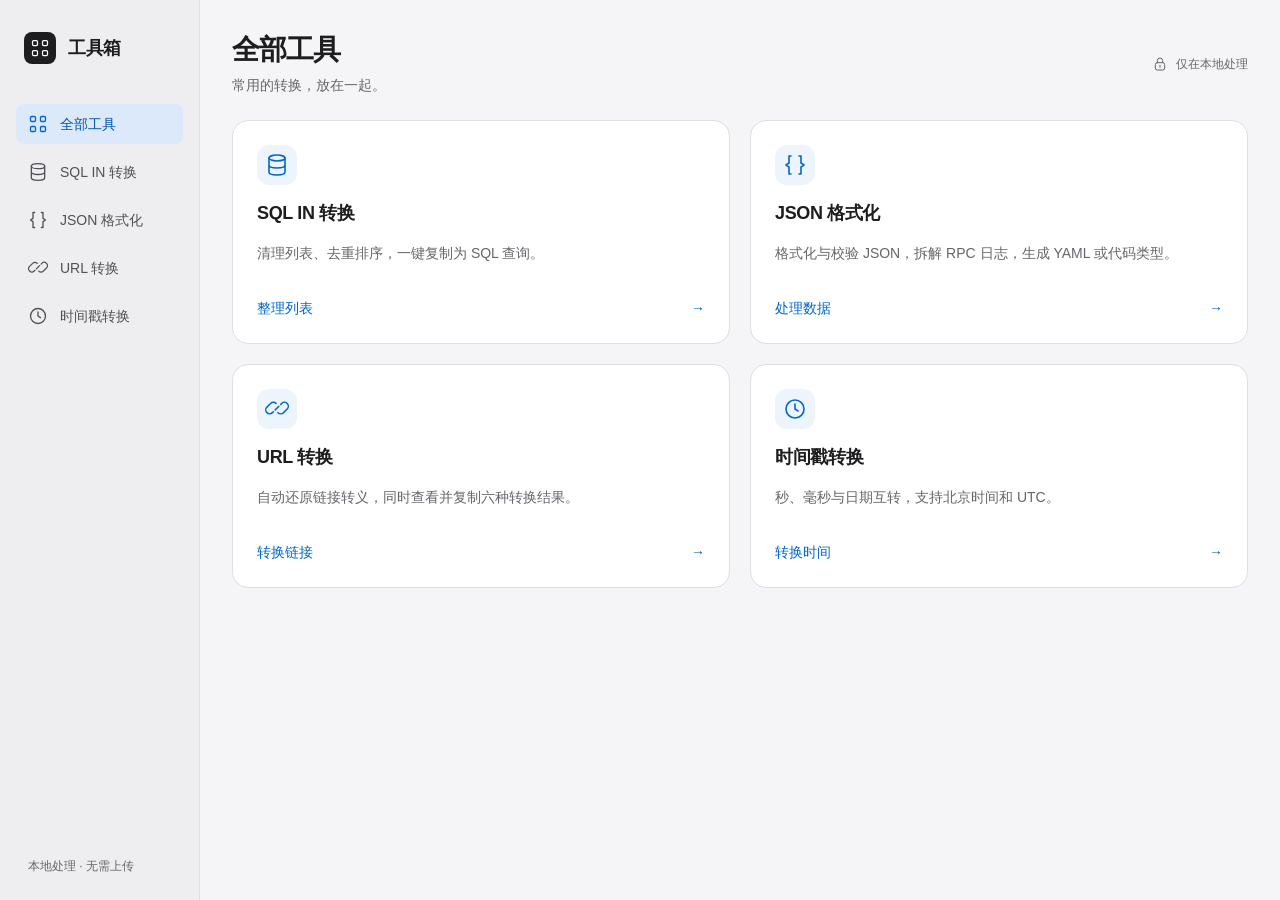
<file: index.html>
<!doctype html>
<html lang="zh-CN">
<head>
<meta charset="utf-8">
<meta name="viewport" content="width=device-width,initial-scale=1">
<title>工具箱 · Tools</title>
<link rel="stylesheet" href="shell.css">
<link rel="stylesheet" href="apple.css">
</head>
<body class="home-page">
<div class="app">
  <nav class="side" aria-label="工具导航">
    <div class="brand"><span class="brand-mark" aria-hidden="true"><svg viewBox="0 0 24 24" fill="none" stroke="currentColor" stroke-width="1.5"><rect x="3" y="3" width="6" height="6" rx="1.5"/><rect x="15" y="3" width="6" height="6" rx="1.5"/><rect x="3" y="15" width="6" height="6" rx="1.5"/><rect x="15" y="15" width="6" height="6" rx="1.5"/></svg></span>工具箱</div>
    <div class="nav-links">
    <a href="index.html" class="on" aria-current="page"><span class="tag" aria-hidden="true"><svg viewBox="0 0 24 24"><rect x="3" y="3" width="6" height="6" rx="1.5"/><rect x="15" y="3" width="6" height="6" rx="1.5"/><rect x="3" y="15" width="6" height="6" rx="1.5"/><rect x="15" y="15" width="6" height="6" rx="1.5"/></svg></span>全部工具</a>
    <a href="sql-in.html"><span class="tag" aria-hidden="true"><svg viewBox="0 0 24 24"><ellipse cx="12" cy="5" rx="8" ry="3"/><path d="M4 5v14c0 4 16 4 16 0V5M4 12c0 4 16 4 16 0"/></svg></span>SQL IN 转换</a>
    <a href="json.html"><span class="tag" aria-hidden="true"><svg viewBox="0 0 24 24"><path d="M8 3H6v7l-3 2 3 2v7h2M16 3h2v7l3 2-3 2v7h-2"/></svg></span>JSON 格式化</a>
    <a href="url.html"><span class="tag" aria-hidden="true"><svg viewBox="0 0 24 24"><path d="m10 14 4-4M8 16l-1 1a4 4 0 0 1-6-6l4-4a4 4 0 0 1 6 0M16 8l1-1a4 4 0 0 1 6 6l-4 4a4 4 0 0 1-6 0" transform="translate(1 0) scale(.92)"/></svg></span>URL 转换</a>
    <a href="timestamp.html"><span class="tag" aria-hidden="true"><svg viewBox="0 0 24 24"><circle cx="12" cy="12" r="9"/><path d="M12 7v5l3 2"/></svg></span>时间戳转换</a>
    </div>
    <div class="foot">本地处理 · 无需上传</div>
  </nav>

  <main>
    <div class="page-heading"><div><h1>全部工具</h1><p class="sub">常用的转换，放在一起。</p></div><span class="local-badge"><svg viewBox="0 0 24 24" aria-hidden="true"><rect x="5" y="10" width="14" height="11" rx="3"/><path d="M8 10V7a4 4 0 0 1 8 0v3M12 14v3"/></svg>仅在本地处理</span></div>

    <div class="grid">
<a class="tool-card" href="sql-in.html"><span class="tool-icon" aria-hidden="true"><svg viewBox="0 0 24 24"><ellipse cx="12" cy="5" rx="8" ry="3"/><path d="M4 5v14c0 4 16 4 16 0V5M4 12c0 4 16 4 16 0"/></svg></span><h2>SQL IN 转换</h2><p>清理列表、去重排序，一键复制为 SQL 查询。</p><span class="card-action">整理列表<span aria-hidden="true">→</span></span></a>
<a class="tool-card" href="json.html"><span class="tool-icon" aria-hidden="true"><svg viewBox="0 0 24 24"><path d="M8 3H6v7l-3 2 3 2v7h2M16 3h2v7l3 2-3 2v7h-2"/></svg></span><h2>JSON 格式化</h2><p>格式化与校验 JSON，拆解 RPC 日志，生成 YAML 或代码类型。</p><span class="card-action">处理数据<span aria-hidden="true">→</span></span></a>
<a class="tool-card" href="url.html"><span class="tool-icon" aria-hidden="true"><svg viewBox="0 0 24 24"><path d="m10 14 4-4M8 16l-1 1a4 4 0 0 1-6-6l4-4a4 4 0 0 1 6 0M16 8l1-1a4 4 0 0 1 6 6l-4 4a4 4 0 0 1-6 0" transform="translate(1 0) scale(.92)"/></svg></span><h2>URL 转换</h2><p>自动还原链接转义，同时查看并复制六种转换结果。</p><span class="card-action">转换链接<span aria-hidden="true">→</span></span></a>
<a class="tool-card" href="timestamp.html"><span class="tool-icon" aria-hidden="true"><svg viewBox="0 0 24 24"><circle cx="12" cy="12" r="9"/><path d="M12 7v5l3 2"/></svg></span><h2>时间戳转换</h2><p>秒、毫秒与日期互转，支持北京时间和 UTC。</p><span class="card-action">转换时间<span aria-hidden="true">→</span></span></a>
</div>
  </main>
</div>
</body>
</html>
</file>
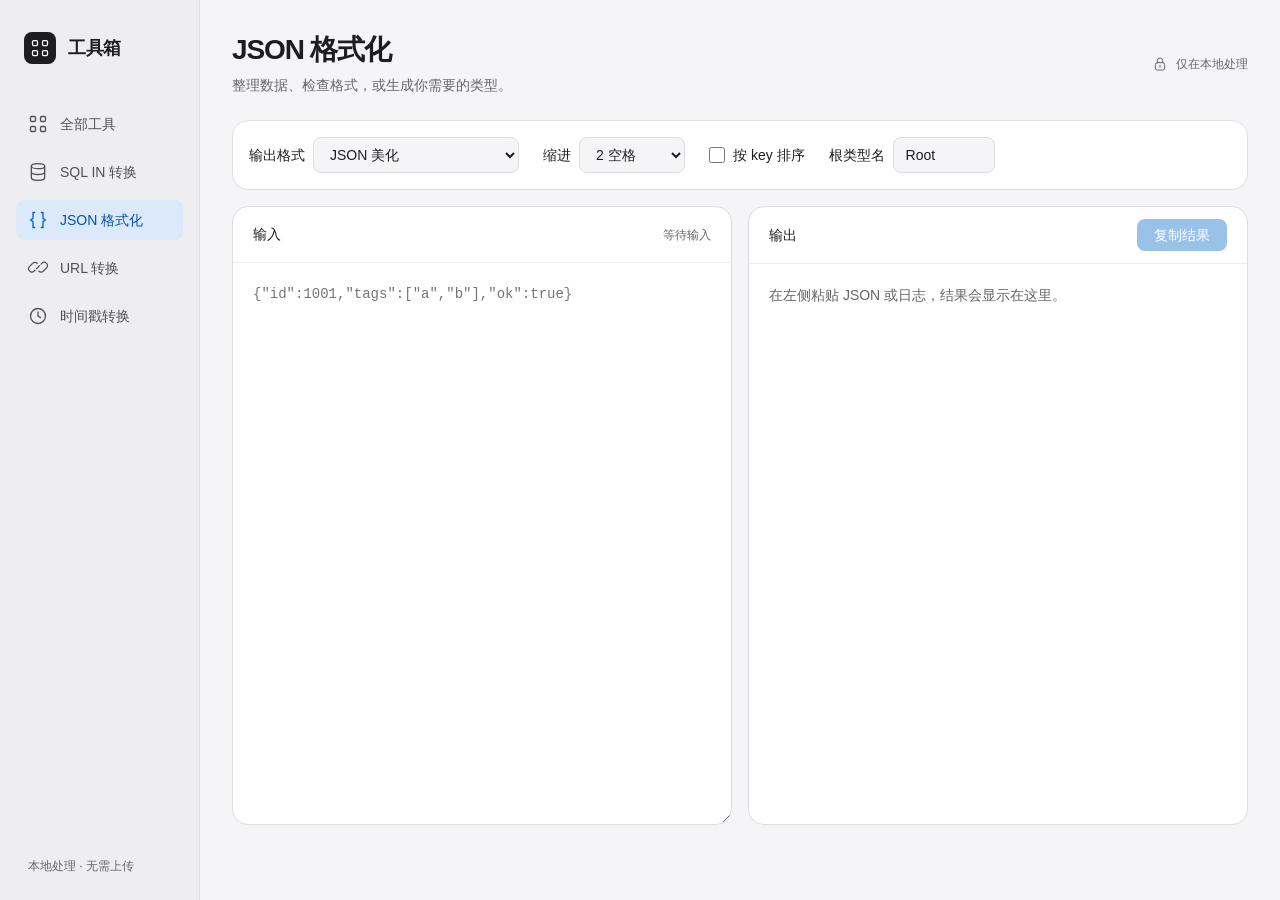
<file: json.html>
<!doctype html>
<html lang="zh-CN">
<head>
<meta charset="utf-8">
<meta name="viewport" content="width=device-width,initial-scale=1">
<title>JSON 格式化 · Tools</title>
<link rel="stylesheet" href="shell.css">
<link rel="stylesheet" href="apple.css">
</head>
<body class="json-page">
<div class="app">
  <nav class="side" aria-label="工具导航">
    <div class="brand"><span class="brand-mark" aria-hidden="true"><svg viewBox="0 0 24 24" fill="none" stroke="currentColor" stroke-width="1.5"><rect x="3" y="3" width="6" height="6" rx="1.5"/><rect x="15" y="3" width="6" height="6" rx="1.5"/><rect x="3" y="15" width="6" height="6" rx="1.5"/><rect x="15" y="15" width="6" height="6" rx="1.5"/></svg></span>工具箱</div>
    <div class="nav-links">
    <a href="index.html"><span class="tag" aria-hidden="true"><svg viewBox="0 0 24 24"><rect x="3" y="3" width="6" height="6" rx="1.5"/><rect x="15" y="3" width="6" height="6" rx="1.5"/><rect x="3" y="15" width="6" height="6" rx="1.5"/><rect x="15" y="15" width="6" height="6" rx="1.5"/></svg></span>全部工具</a>
    <a href="sql-in.html"><span class="tag" aria-hidden="true"><svg viewBox="0 0 24 24"><ellipse cx="12" cy="5" rx="8" ry="3"/><path d="M4 5v14c0 4 16 4 16 0V5M4 12c0 4 16 4 16 0"/></svg></span>SQL IN 转换</a>
    <a href="json.html" class="on" aria-current="page"><span class="tag" aria-hidden="true"><svg viewBox="0 0 24 24"><path d="M8 3H6v7l-3 2 3 2v7h2M16 3h2v7l3 2-3 2v7h-2"/></svg></span>JSON 格式化</a>
    <a href="url.html"><span class="tag" aria-hidden="true"><svg viewBox="0 0 24 24"><path d="m10 14 4-4M8 16l-1 1a4 4 0 0 1-6-6l4-4a4 4 0 0 1 6 0M16 8l1-1a4 4 0 0 1 6 6l-4 4a4 4 0 0 1-6 0" transform="translate(1 0) scale(.92)"/></svg></span>URL 转换</a>
    <a href="timestamp.html"><span class="tag" aria-hidden="true"><svg viewBox="0 0 24 24"><circle cx="12" cy="12" r="9"/><path d="M12 7v5l3 2"/></svg></span>时间戳转换</a>
    </div>
    <div class="foot">本地处理 · 无需上传</div>
  </nav>

  <main>
    <div class="page-heading"><div><h1>JSON 格式化</h1><p class="sub">整理数据、检查格式，或生成你需要的类型。</p></div><span class="local-badge"><svg viewBox="0 0 24 24" aria-hidden="true"><rect x="5" y="10" width="14" height="11" rx="3"/><path d="M8 10V7a4 4 0 0 1 8 0v3M12 14v3"/></svg>仅在本地处理</span></div>

    <div class="bar">
      <label>输出格式
        <select id="mode">
          <optgroup label="JSON 与日志"><option value="pretty">JSON 美化</option>
          <option value="min">JSON 压缩</option>
          <option value="escape">转义为字符串</option>
          <option value="unescape">反转义字符串</option>
          <option value="rpc">RPC 日志拆解</option>
          </optgroup><optgroup label="生成格式与类型"><option value="yaml">YAML</option>
          <option value="go">Go struct</option>
          <option value="java">Java 类</option>
          <option value="python">Python dataclass</option>
          <option value="ts">TypeScript interface</option></optgroup>
        </select>
      </label>
      <label>缩进
        <select id="indent">
          <option value="2">2 空格</option>
          <option value="4">4 空格</option>
          <option value="tab">Tab</option>
        </select>
      </label>
      <label><input type="checkbox" id="sortkey"> 按 key 排序</label>
      <label>根类型名 <input type="text" id="root" value="Root" size="8"></label>
    </div>

    <div class="wrap">
      <section class="pane">
        <header><span>输入</span><b id="state">等待输入</b></header>
        <textarea aria-label="输入 JSON 或 RPC 日志" id="input" spellcheck="false" placeholder='{"id":1001,"tags":["a","b"],"ok":true}'></textarea>
      </section>
      <section class="pane">
        <header><span>输出</span><button class="primary-copy" id="copy" disabled title="输入有效内容后可复制">复制结果</button></header>
        <pre class="out" id="output" tabindex="0" aria-label="JSON 转换结果"><em>实时转换…</em></pre>
      </section>
    </div>

    <span class="status" id="status" role="status" aria-live="polite"></span>
  </main>
</div>

<script>
const $ = id => document.getElementById(id);
const input = $('input'), output = $('output'), state = $('state'), status = $('status');

const pad = () => $('indent').value === 'tab' ? '\t' : ' '.repeat(+$('indent').value);
const cap = s => String(s).replace(/[^\w]+(\w)/g, (_, c) => c.toUpperCase()).replace(/^\w/, c => c.toUpperCase()) || 'Item';

/* ---------- 解析 ---------- */
function parse(text) {
  let obj = JSON.parse(text);
  if ($('sortkey').checked) obj = sortDeep(obj);
  return obj;
}
function sortDeep(v) {
  if (Array.isArray(v)) return v.map(sortDeep);
  if (v && typeof v === 'object') {
    const o = {};
    for (const k of Object.keys(v).sort()) o[k] = sortDeep(v[k]);
    return o;
  }
  return v;
}
// 把 "position 37" / "(line 3 column 5)" 变成人能看懂的位置
function locate(text, err) {
  const lineCol = /line (\d+) column (\d+)/.exec(err.message);
  if (lineCol) return `第 ${lineCol[1]} 行 第 ${lineCol[2]} 列`;
  const pos = /position (\d+)/.exec(err.message);
  if (pos) {
    const before = text.slice(0, +pos[1]);
    return `第 ${before.split('\n').length} 行 第 ${pos[1] - before.lastIndexOf('\n')} 列`;
  }
  return '';
}

/* ---------- RPC 日志（Tmall / neuron 网关风格） ----------
   请求Tmall.method(X).request({...}).response({...}).error(<nil>).latency(276ms)
   整行不是 JSON，拆出 request / response 两段再各自 parse。 */
const RPC_HEAD = /^\s*请求?\s*([A-Za-z_][\w.]*)\(([^()]*)\)/;

// 从 start 处的 { 或 [ 起，按配平取出一整段 JSON 文本（字符串里的括号不算）
function balanced(text, start) {
  const open = text[start], close = open === '{' ? '}' : ']';
  let depth = 0, inStr = false, q = '', esc = false;
  for (let i = start; i < text.length; i++) {
    const c = text[i];
    if (inStr) {
      if (esc) esc = false;
      else if (c === '\\') esc = true;
      else if (c === q) inStr = false;
      continue;
    }
    if (c === '"') { inStr = true; q = c; continue; }
    if (c === open) depth++;
    else if (c === close && !--depth) return text.slice(start, i + 1);
  }
  return null;
}

function rpcParts(text) {
  if (!/\.request\s*\(/.test(text) || !/\.response\s*\(/.test(text)) return null;
  const head = RPC_HEAD.exec(text);
  if (!head) return null;

  const argAt = marker => {                       // 取 marker 后紧跟的那段 JSON 参数
    const i = text.indexOf(marker);
    if (i < 0) return null;
    let j = i + marker.length;
    while (j < text.length && /\s/.test(text[j])) j++;
    if (text[j] !== '{' && text[j] !== '[') return null;   // 参数不是 JSON
    return balanced(text, j);
  };

  const resRaw = argAt('.response(');
  if (!resRaw) return null;
  const reqRaw = argAt('.request(');
  const response = JSON.parse(resRaw);
  const request = reqRaw ? JSON.parse(reqRaw) : null;
  const pick = re => (re.exec(text) || [])[1];

  return {
    service: head[1], arg: head[2], request, response,
    error: pick(/\.error\(([^)]*)\)/),
    latency: pick(/\.latency\(([^)]*)\)/),
    // 生成器/YAML 等模式默认针对 response.body（业务数据），没有就退到 response
    root: (response && response.body && typeof response.body === 'object') ? response.body : response,
  };
}

function rpcReport(p, I) {
  const meta = [];
  if (p.response.statusCode != null) meta.push('statusCode ' + p.response.statusCode);
  if (p.response.body && p.response.body.requestId) meta.push('requestId ' + p.response.body.requestId);
  if (p.latency) meta.push('latency ' + p.latency);
  if (p.error != null) meta.push('error ' + p.error);
  const L = ['# ' + p.service + '(' + p.arg + ')'];
  if (meta.length) L.push(meta.join('  ·  '));
  if (p.request) L.push('', '## request', JSON.stringify(p.request, null, I));
  L.push('', '## response', JSON.stringify(p.response, null, I));
  return L.join('\n');
}

/* ---------- YAML ---------- */
const yamlScalar = v => {
  if (v === null) return 'null';
  if (typeof v === 'string') {
    const plain = /^[A-Za-z0-9_][\w\-.\/ ]*$/.test(v) && !/^(true|false|null|yes|no|on|off)$/i.test(v);
    return plain ? v : JSON.stringify(v);
  }
  return String(v);
};
const yamlKey = k => /^[A-Za-z_][\w-]*$/.test(k) ? k : JSON.stringify(k);
function yaml(v, p = '') {
  const I = '  ';
  if (Array.isArray(v)) {
    if (!v.length) return '[]';
    return v.map(x => {
      if (x === null || typeof x !== 'object') return p + '- ' + yamlScalar(x);
      const body = yaml(x, p + I).replace(new RegExp('^' + p + I), '');
      return p + '- ' + body;
    }).join('\n');
  }
  if (v && typeof v === 'object') {
    const ks = Object.keys(v);
    if (!ks.length) return '{}';
    return ks.map(k => {
      const x = v[k];
      if (x === null || typeof x !== 'object') return p + yamlKey(k) + ': ' + yamlScalar(x);
      if (!Object.keys(x).length) return p + yamlKey(k) + ': ' + (Array.isArray(x) ? '[]' : '{}');
      return p + yamlKey(k) + ':\n' + yaml(x, p + I);
    }).join('\n');
  }
  return p + yamlScalar(v);
}

/* ---------- Go ---------- */
function goStruct(v, name, nested) {
  const fields = Object.entries(v).map(([k, val]) =>
    `\t${cap(k)} ${goType(val, name + cap(k), nested)} \`json:"${k}"\``);
  return `type ${name} struct {\n${fields.join('\n')}\n}`;
}
function goType(v, name, nested) {
  if (v === null) return 'interface{}';
  if (Array.isArray(v)) return '[]' + (v.length ? goType(v[0], name + 'Item', nested) : 'interface{}');
  if (typeof v === 'object') { nested.push(goStruct(v, name, nested)); return name; }
  if (typeof v === 'number') return Number.isInteger(v) ? 'int64' : 'float64';
  if (typeof v === 'boolean') return 'bool';
  return 'string';
}

/* ---------- Java ---------- */
const jid = s => String(s).replace(/[^\w$]/g, '_');
function javaClass(v, name, nested) {
  const fields = Object.entries(v).map(([k, val]) =>
    `    private ${javaType(val, name + cap(k), nested)} ${jid(k)};`);
  return `public class ${name} {\n${fields.join('\n')}\n}`;
}
function javaType(v, name, nested) {
  if (v === null) return 'Object';
  if (Array.isArray(v)) return 'List<' + (v.length ? javaType(v[0], name + 'Item', nested) : 'Object') + '>';
  if (typeof v === 'object') { nested.push(javaClass(v, name, nested)); return name; }
  if (typeof v === 'number') return Number.isInteger(v) ? 'long' : 'double';
  if (typeof v === 'boolean') return 'boolean';
  return 'String';
}

/* ---------- Python ---------- */
const pid = s => String(s).replace(/[^\w]/g, '_');
function pyClass(v, name, nested) {
  const fields = Object.entries(v).map(([k, val]) =>
    `    ${pid(k)}: ${pyType(val, name + cap(k), nested)}`);
  return `@dataclass\nclass ${name}:\n${fields.join('\n')}`;
}
function pyType(v, name, nested) {
  if (v === null) return 'Any';
  if (Array.isArray(v)) return 'List[' + (v.length ? pyType(v[0], name + 'Item', nested) : 'Any') + ']';
  if (typeof v === 'object') { nested.push(pyClass(v, name, nested)); return name; }
  if (typeof v === 'number') return Number.isInteger(v) ? 'int' : 'float';
  if (typeof v === 'boolean') return 'bool';
  return 'str';
}

/* ---------- TypeScript ---------- */
function tsInterface(v, name, nested) {
  const fields = Object.entries(v).map(([k, val]) =>
    `  ${/^[A-Za-z_$][\w$]*$/.test(k) ? k : JSON.stringify(k)}: ${tsType(val, name + cap(k), nested)};`);
  return `export interface ${name} {\n${fields.join('\n')}\n}`;
}
function tsType(v, name, nested) {
  if (v === null) return 'any';
  if (Array.isArray(v)) return (v.length ? tsType(v[0], name + 'Item', nested) : 'any') + '[]';
  if (typeof v === 'object') { nested.push(tsInterface(v, name, nested)); return name; }
  if (typeof v === 'number') return 'number';
  if (typeof v === 'boolean') return 'boolean';
  return 'string';
}

// 统一：递归生成 [根定义, ...嵌套定义] 的字符串
function typed(make, obj, name) {
  const nested = [];
  const root = make(obj, name, nested);
  return [root, ...nested.reverse()].join('\n\n');
}

/* ---------- 主流程 ---------- */
function render() {
  const raw = input.value;
  status.className = 'status';
  $('copy').disabled = true;
  $('copy').textContent = '复制结果';
  $('copy').title = '输入有效内容后可复制';
  if (!raw.trim()) { state.textContent = '等待输入'; output.innerHTML = '<em>在左侧粘贴 JSON 或日志，结果会显示在这里。</em>'; return; }
  const mode = $('mode').value;

  if (mode === 'unescape') {
    let s = raw.trim();
    try { s = JSON.parse(s); }            // "{\"a\":1}" → {"a":1}
    catch { s = s.replace(/\\(["'\\/bfnrtu])/g, (_, c) => ({ n: '\n', t: '\t', r: '\r', b: '\b', f: '\f' }[c] ?? c)); }
    output.textContent = s;
    $('copy').disabled = false;
    $('copy').title = '复制完整结果';
    state.textContent = s.length + ' 字符';
    return;
  }

  // RPC 日志（请求Tmall.x().request(..).response(..)）：拆包后喂给下面所有模式
  // 生成器 / YAML 默认针对 response.body，是最常用的业务数据
  let obj, rpcInfo = null;
  try { obj = parse(raw); }
  catch (e) {
    rpcInfo = rpcParts(raw);                    // 不是 JSON 就试试 RPC 日志
    if (!rpcInfo) {
      state.textContent = '✗ 无法解析';
      output.innerHTML = '<em>既不是 JSON，也不是 RPC 日志</em>';
      status.textContent = (locate(raw, e) || '') + (locate(raw, e) ? ' · ' : '')
        + e.message.replace(/^JSON\.parse: /, '');
      status.classList.add('on', 'err');
      return;
    }
    obj = rpcInfo.root;
    if ($('sortkey').checked) obj = sortDeep(obj);
  }

  const name = cap($('root').value.trim() || 'Root');
  const I = pad();
  const map = {
    pretty: () => JSON.stringify(obj, null, I),
    min: () => JSON.stringify(obj),
    escape: () => JSON.stringify(JSON.stringify(obj)),
    yaml: () => yaml(obj),
    go: () => typed(goStruct, obj, name),
    java: () => 'import java.util.List;\n\n' + typed(javaClass, obj, name),
    python: () => 'from dataclasses import dataclass\nfrom typing import Any, List\n\n' + typed(pyClass, obj, name),
    ts: () => typed(tsInterface, obj, name),
  };
  const text = mode === 'rpc' ? rpcReport(rpcInfo || { service: '(普通 JSON)', arg: '', request: null, response: obj, error: null, latency: null }, I) : map[mode]();
  output.textContent = text;
  $('copy').disabled = false;
  $('copy').title = '复制完整结果';
  state.textContent = rpcInfo ? '✓ RPC 日志' : '✓ 合法 JSON';
  status.textContent = '已生成 · ' + text.length + ' 字符';
  status.classList.add('on');
}

input.addEventListener('input', render);
document.querySelectorAll('input,select').forEach(el => el.addEventListener('change', render));

$('copy').addEventListener('click', async () => {
  const text = output.textContent;
  if ($('copy').disabled) return;
  try { await navigator.clipboard.writeText(text); }
  catch {
    const r = document.createRange(); r.selectNodeContents(output);
    const sel = getSelection(); sel.removeAllRanges(); sel.addRange(r);
    document.execCommand('copy'); sel.removeAllRanges();
  }
  status.className = 'status on';
  status.textContent = '已复制';
});

// 自检：解析 / 定位 / 各生成器
(function selfTest() {
  const ok = (cond, msg, got) => console.assert(cond, msg, got);
  input.value = '{"b":1,"a":[{"x":true}]}';
  $('mode').value = 'pretty'; $('indent').value = '2'; $('sortkey').checked = true; render();
  ok(output.textContent === '{\n  "a": [\n    {\n      "x": true\n    }\n  ],\n  "b": 1\n}', 'pretty+sort', output.textContent);

  $('sortkey').checked = false;
  $('mode').value = 'escape'; render();
  ok(output.textContent === '"{\\"b\\":1,\\"a\\":[{\\"x\\":true}]}"', 'escape', output.textContent);
  input.value = output.textContent; $('mode').value = 'unescape'; render();
  ok(output.textContent === '{"b":1,"a":[{"x":true}]}', 'unescape', output.textContent);

  input.value = '{"id":1001,"price":9.5,"ok":true,"tags":["a"],"owner":{"n":"z"},"nil":null}';
  $('mode').value = 'go'; render();
  ok(output.textContent.includes('type Root struct') && output.textContent.includes('`json:"id"`')
    && output.textContent.includes('int64') && output.textContent.includes('float64')
    && output.textContent.includes('[]string') && output.textContent.includes('type RootOwner struct'), 'go', output.textContent);
  $('mode').value = 'java'; render(); ok(output.textContent.includes('private long id;'), 'java', output.textContent);
  $('mode').value = 'python'; render(); ok(output.textContent.includes('class Root:') && output.textContent.includes('id: int'), 'python', output.textContent);
  $('mode').value = 'ts'; render(); ok(output.textContent.includes('export interface Root') && output.textContent.includes('tags: string[];'), 'ts', output.textContent);
  $('mode').value = 'yaml'; render();
  ok(output.textContent === 'id: 1001\nprice: 9.5\nok: true\ntags:\n  - a\nowner:\n  n: z\nnil: null', 'yaml', output.textContent);

  input.value = '{"a":1,}';
  $('mode').value = 'pretty'; render();
  ok(state.textContent === '✗ 无法解析' && status.classList.contains('err') && /^第 \d+ 行 第 \d+ 列/.test(status.textContent), 'error locate', status.textContent);

  // RPC 日志：真实 Tmall 网关格式（含嵌套括号、转义引号、<nil>）
  const RPC = '请求Tmall.method(ListSelectionProductSaleInfos).request({"body":{"divisionCode":"441901","productIds":["763604494735802368","891197557832925184"],"purchaserId":"PID2200006282"}}).response({"headers":{"server":"istio-envoy"},"statusCode":200,"body":{"productSaleInfos":[{"canSell":false,"fuzzyQuantity":"无货","productId":"891197557832925184","skus":[{"price":2499,"title":"东方树叶(茉莉) \\"mini\\""}],"quantity":-1}],"requestId":"01A12A7D"}}).error(<nil>).latency(276ms)';

  input.value = RPC; $('mode').value = 'rpc'; $('sortkey').checked = false; render();
  ok(state.textContent === '✓ RPC 日志', 'rpc detected', state.textContent);
  ok(output.textContent.includes('# Tmall.method(ListSelectionProductSaleInfos)'), 'rpc head', output.textContent.slice(0, 120));
  ok(output.textContent.includes('statusCode 200') && output.textContent.includes('requestId 01A12A7D')
    && output.textContent.includes('latency 276ms') && output.textContent.includes('error <nil>'), 'rpc meta', output.textContent.slice(0, 200));
  ok(output.textContent.includes('## request') && output.textContent.includes('## response'), 'rpc sections', '');
  ok(output.textContent.includes('PID2200006282') && output.textContent.includes('东方树叶(茉莉) \\"mini\\"'), 'rpc body intact', '');

  // 同一个日志：生成器模式自动作用在 response.body 上
  input.value = RPC;
  $('mode').value = 'pretty'; render();
  ok(!output.textContent.includes('"headers"') && output.textContent.includes('productSaleInfos'), 'rpc->pretty uses body', output.textContent.slice(0, 80));
  $('mode').value = 'go'; render();
  ok(output.textContent.includes('type Root struct') && output.textContent.includes('ProductSaleInfos []'), 'rpc->go', output.textContent.slice(0, 200));
  $('mode').value = 'yaml'; render();
  ok(output.textContent.startsWith('productSaleInfos:'), 'rpc->yaml', output.textContent.slice(0, 60));

  // 括号配平不受字符串里的括号干扰
  input.value = '请求Tmall.m(X).request({"a":"}{)("}).response({"b":1}).error(<nil>).latency(9ms)';
  $('mode').value = 'rpc'; render();
  ok(state.textContent === '✓ RPC 日志' && output.textContent.includes('"a": "}{)("'), 'brace-in-string', output.textContent.slice(0, 200));

  // RPC 模式下粘普通 JSON：不报错，输出单段 response
  input.value = '{"a":1}'; $('mode').value = 'rpc'; render();
  ok(state.textContent === '✓ 合法 JSON' && output.textContent.includes('## response') && output.textContent.includes('"a": 1'), 'rpc mode on plain json', output.textContent.slice(0, 120));

  input.value = ''; $('sortkey').checked = true; render();

  // 还原首屏状态：自检来回改了控件，不还原的话用户打开页面看到的是被改过的默认值
  $('mode').value = 'pretty'; $('indent').value = '2'; $('sortkey').checked = false;
  $('root').value = 'Root'; input.value = ''; render();
  ok($('mode').value === 'pretty' && !$('sortkey').checked, 'defaults restored after self-test', $('mode').value);
})();
</script>
</body>
</html>
</file>
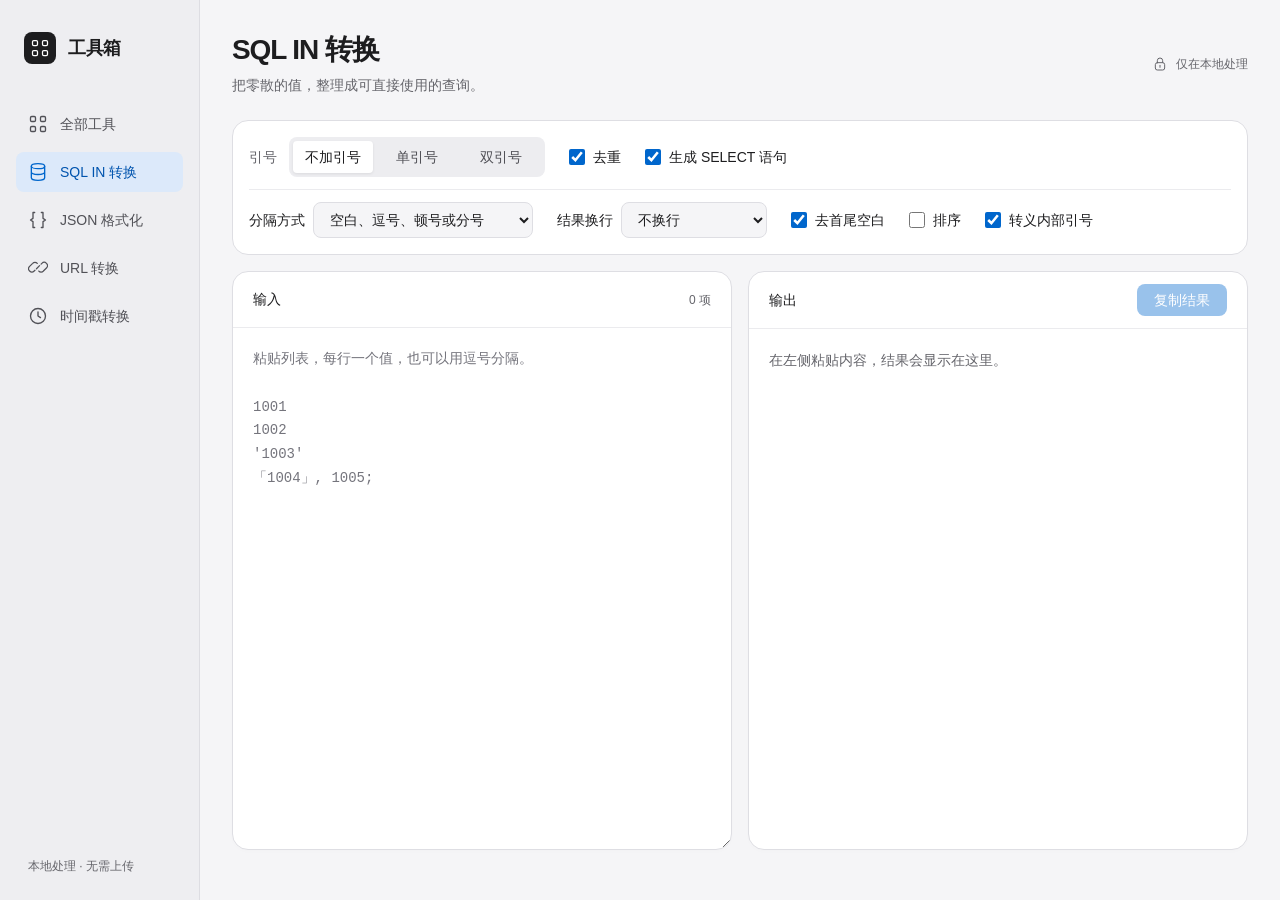
<file: sql-in.html>
<!doctype html>
<html lang="zh-CN">
<head>
<meta charset="utf-8">
<meta name="viewport" content="width=device-width,initial-scale=1">
<title>SQL IN 转换器 · Tools</title>
<link rel="stylesheet" href="shell.css">
<link rel="stylesheet" href="apple.css">
</head>
<body class="sql-page">
<div class="app">
  <nav class="side" aria-label="工具导航">
    <div class="brand"><span class="brand-mark" aria-hidden="true"><svg viewBox="0 0 24 24" fill="none" stroke="currentColor" stroke-width="1.5"><rect x="3" y="3" width="6" height="6" rx="1.5"/><rect x="15" y="3" width="6" height="6" rx="1.5"/><rect x="3" y="15" width="6" height="6" rx="1.5"/><rect x="15" y="15" width="6" height="6" rx="1.5"/></svg></span>工具箱</div>
    <div class="nav-links">
    <a href="index.html"><span class="tag" aria-hidden="true"><svg viewBox="0 0 24 24"><rect x="3" y="3" width="6" height="6" rx="1.5"/><rect x="15" y="3" width="6" height="6" rx="1.5"/><rect x="3" y="15" width="6" height="6" rx="1.5"/><rect x="15" y="15" width="6" height="6" rx="1.5"/></svg></span>全部工具</a>
    <a href="sql-in.html" class="on" aria-current="page"><span class="tag" aria-hidden="true"><svg viewBox="0 0 24 24"><ellipse cx="12" cy="5" rx="8" ry="3"/><path d="M4 5v14c0 4 16 4 16 0V5M4 12c0 4 16 4 16 0"/></svg></span>SQL IN 转换</a>
    <a href="json.html"><span class="tag" aria-hidden="true"><svg viewBox="0 0 24 24"><path d="M8 3H6v7l-3 2 3 2v7h2M16 3h2v7l3 2-3 2v7h-2"/></svg></span>JSON 格式化</a>
    <a href="url.html"><span class="tag" aria-hidden="true"><svg viewBox="0 0 24 24"><path d="m10 14 4-4M8 16l-1 1a4 4 0 0 1-6-6l4-4a4 4 0 0 1 6 0M16 8l1-1a4 4 0 0 1 6 6l-4 4a4 4 0 0 1-6 0" transform="translate(1 0) scale(.92)"/></svg></span>URL 转换</a>
    <a href="timestamp.html"><span class="tag" aria-hidden="true"><svg viewBox="0 0 24 24"><circle cx="12" cy="12" r="9"/><path d="M12 7v5l3 2"/></svg></span>时间戳转换</a>
    </div>
    <div class="foot">本地处理 · 无需上传</div>
  </nav>

  <main>
    <div class="page-heading">
      <div><h1>SQL IN 转换</h1><p class="sub">把零散的值，整理成可直接使用的查询。</p></div>
      <span class="local-badge"><svg viewBox="0 0 24 24" aria-hidden="true"><rect x="5" y="10" width="14" height="11" rx="3"/><path d="M8 10V7a4 4 0 0 1 8 0v3M12 14v3"/></svg>仅在本地处理</span>
    </div>
    <div class="bar sql-settings">
      <div class="settings-row" role="group" aria-label="输出格式">
      <div class="quote-options" role="radiogroup" aria-label="引号">
        <span>引号</span>
        <div class="segments">
          <label><input type="radio" name="quote" value="" checked>不加引号</label>
          <label><input type="radio" name="quote" value="'">单引号</label>
          <label><input type="radio" name="quote" value='"'>双引号</label>
        </div>
      </div>
      <label><input type="checkbox" id="dedup" checked>去重</label>
      <label><input type="checkbox" id="stmt" checked>生成 SELECT 语句</label>
      </div>
      <div class="settings-row" role="group" aria-label="分隔、换行与文本清理">
        <label>分隔方式 <select id="split">
          <option value="any">空白、逗号、顿号或分号</option>
          <option value="line">按行</option><option value="comma">按逗号</option>
        </select></label>
        <label>结果换行 <select id="wrap">
          <option value="none">不换行</option><option value="10">每 10 个换行</option><option value="5">每 5 个换行</option>
        </select></label>
        <label><input type="checkbox" id="trim" checked>去首尾空白</label>
        <label><input type="checkbox" id="sort">排序</label>
        <label><input type="checkbox" id="esc" checked>转义内部引号</label>
      </div>
    </div>
    <div class="wrap">
      <section class="pane">
        <header><span>输入</span><b id="count">0 项</b></header>
        <textarea id="input" aria-label="输入待转换的值" spellcheck="false" placeholder="粘贴列表，每行一个值，也可以用逗号分隔。

1001
1002
'1003'
「1004」, 1005;"></textarea>
      </section>
      <section class="pane">
        <header><span>输出</span><button class="primary-copy" id="copy" disabled title="请先输入待转换的值">复制结果</button></header>
        <div class="out" id="output" tabindex="0" aria-label="SQL 转换结果"><em>实时转换…</em></div>
      </section>
    </div>

    <span class="status" id="status" role="status" aria-live="polite"></span>
  </main>
</div>

<script>
const $ = id => document.getElementById(id);
const input = $('input'), output = $('output'), count = $('count'), status = $('status');

// 常见包裹符号，成对剥掉
const WRAPS = /^[\s'"`‘’“”「」『』【】\[\]()<>]+|[\s'"`‘’“”「」『』【】\[\]()<>]+$/g;

function convert() {
  const raw = input.value;
  const mode = $('split').value;
  const q = document.querySelector('input[name="quote"]:checked').value;
  const doTrim = $('trim').checked, doDedup = $('dedup').checked, doSort = $('sort').checked;
  const wrapEvery = parseInt($('wrap').value, 10) || 0;
  const doStmt = $('stmt').checked, doEsc = $('esc').checked;

  let items;
  if (mode === 'line')       items = raw.split(/\r?\n/);
  else if (mode === 'comma') items = raw.split(/[,，、;；]+/);
  else                       items = raw.split(/[\s,，、;；]+/);

  items = items.map(s => doTrim ? s.trim() : s).filter(s => s.length);

  // 剥掉用户从 Excel / 日志里带过来的包裹符号，避免变成 "''1001''"
  items = items.map(s => s.replace(WRAPS, '')).filter(s => s.length);

  if (doDedup) items = [...new Set(items)];
  if (doSort)  items = items.sort((a, b) => a.localeCompare(b, 'zh-CN', { numeric: true }));

  count.textContent = items.length + ' 项';
  $('copy').disabled = !items.length;
  $('copy').title = items.length ? '复制完整结果' : '请先输入待转换的值';
  $('copy').textContent = '复制结果';
  status.classList.remove('on');
  if (!items.length) { output.innerHTML = '<em>在左侧粘贴内容，结果会显示在这里。</em>'; return; }

  const cells = items.map(s => {
    if (!q) return s;
    const body = doEsc ? s.replaceAll(q, q + q) : s;
    return q + body + q;
  });

  let text;
  if (wrapEvery > 0) {
    const lines = [];
    for (let i = 0; i < cells.length; i += wrapEvery) lines.push(cells.slice(i, i + wrapEvery).join(', '));
    text = lines.join(',\n');
  } else {
    text = cells.join(', ');
  }

  if (doStmt) text = 'SELECT * FROM 表名 WHERE 字段 IN (\n' + text + '\n);';
  output.textContent = text;
}

input.addEventListener('input', convert);
document.querySelectorAll('input,select').forEach(el => el.addEventListener('change', convert));

$('copy').addEventListener('click', async () => {
  const text = output.textContent;
  if ($('copy').disabled) return;
  const copiedCount = count.textContent;
  $('copy').disabled = true;
  const pending = setTimeout(() => { $('copy').textContent = '复制中…'; }, 300);
  try {
    try { await navigator.clipboard.writeText(text); }
    catch {
      const r = document.createRange(); r.selectNodeContents(output);
      const sel = getSelection(); sel.removeAllRanges(); sel.addRange(r);
      try { if (!document.execCommand('copy')) throw new Error('copy failed'); }
      finally { sel.removeAllRanges(); }
    }
    $('copy').textContent = '已复制';
    status.className = 'status on';
    status.textContent = '已复制 ' + copiedCount;
  } catch {
    $('copy').textContent = '重试复制';
    status.className = 'status on err';
    status.textContent = '复制失败，请选中右侧结果手动复制。';
  } finally {
    clearTimeout(pending);
    $('copy').disabled = count.textContent === '0 项';
  }
  clearTimeout(status._t);
  status._t = setTimeout(() => status.classList.remove('on'), 3000);
});

// 自检：默认设置下的核心行为
(function selfTest() {
  const cases = [
    ["1001\n1002\n'1003'\n「1004」, 1005;", "SELECT * FROM 表名 WHERE 字段 IN (\n1001, 1002, 1003, 1004, 1005\n);"],
    ["a\n\na\n b ", "SELECT * FROM 表名 WHERE 字段 IN (\na, b\n);"],
  ];
  input.value = cases[0][0]; convert();
  console.assert(output.textContent === cases[0][1], 'case 1 失败:', output.textContent);
  input.value = cases[1][0]; convert();
  console.assert(output.textContent === cases[1][1], 'case 2 失败:', output.textContent);
  input.value = ''; convert();
})();
</script>
</body>
</html>
</file>
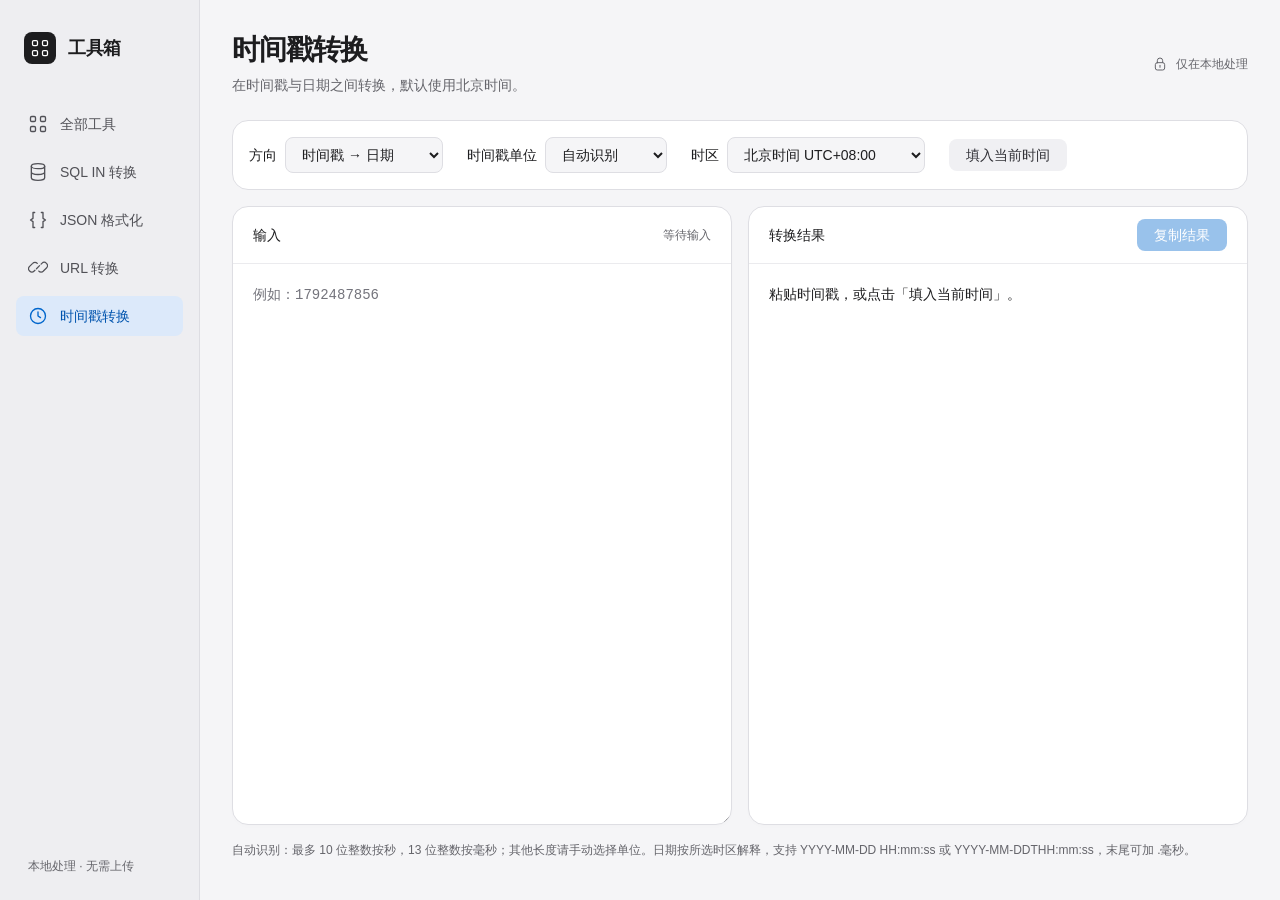
<file: timestamp.html>
<!doctype html>
<html lang="zh-CN">
<head>
<meta charset="utf-8">
<meta name="viewport" content="width=device-width,initial-scale=1">
<title>时间戳转换 · Tools</title>
<link rel="stylesheet" href="shell.css">
<link rel="stylesheet" href="apple.css">

</head>
<body class="time-page">
<div class="app">
<nav class="side" aria-label="工具导航">
    <div class="brand"><span class="brand-mark" aria-hidden="true"><svg viewBox="0 0 24 24" fill="none" stroke="currentColor" stroke-width="1.5"><rect x="3" y="3" width="6" height="6" rx="1.5"/><rect x="15" y="3" width="6" height="6" rx="1.5"/><rect x="3" y="15" width="6" height="6" rx="1.5"/><rect x="15" y="15" width="6" height="6" rx="1.5"/></svg></span>工具箱</div>
    <div class="nav-links">
    <a href="index.html"><span class="tag" aria-hidden="true"><svg viewBox="0 0 24 24"><rect x="3" y="3" width="6" height="6" rx="1.5"/><rect x="15" y="3" width="6" height="6" rx="1.5"/><rect x="3" y="15" width="6" height="6" rx="1.5"/><rect x="15" y="15" width="6" height="6" rx="1.5"/></svg></span>全部工具</a>
    <a href="sql-in.html"><span class="tag" aria-hidden="true"><svg viewBox="0 0 24 24"><ellipse cx="12" cy="5" rx="8" ry="3"/><path d="M4 5v14c0 4 16 4 16 0V5M4 12c0 4 16 4 16 0"/></svg></span>SQL IN 转换</a>
    <a href="json.html"><span class="tag" aria-hidden="true"><svg viewBox="0 0 24 24"><path d="M8 3H6v7l-3 2 3 2v7h2M16 3h2v7l3 2-3 2v7h-2"/></svg></span>JSON 格式化</a>
    <a href="url.html"><span class="tag" aria-hidden="true"><svg viewBox="0 0 24 24"><path d="m10 14 4-4M8 16l-1 1a4 4 0 0 1-6-6l4-4a4 4 0 0 1 6 0M16 8l1-1a4 4 0 0 1 6 6l-4 4a4 4 0 0 1-6 0" transform="translate(1 0) scale(.92)"/></svg></span>URL 转换</a>
    <a href="timestamp.html" class="on" aria-current="page"><span class="tag" aria-hidden="true"><svg viewBox="0 0 24 24"><circle cx="12" cy="12" r="9"/><path d="M12 7v5l3 2"/></svg></span>时间戳转换</a>
    </div>
    <div class="foot">本地处理 · 无需上传</div>
  </nav>
<main>
<div class="page-heading"><div><h1>时间戳转换</h1><p class="sub">在时间戳与日期之间转换，默认使用北京时间。</p></div><span class="local-badge"><svg viewBox="0 0 24 24" aria-hidden="true"><rect x="5" y="10" width="14" height="11" rx="3"/><path d="M8 10V7a4 4 0 0 1 8 0v3M12 14v3"/></svg>仅在本地处理</span></div>
<div class="bar">
<label>方向 <select id="mode"><option value="stamp">时间戳 → 日期</option><option value="date">日期 → 时间戳</option></select></label>
<label>时间戳单位 <select id="unit"><option value="auto">自动识别</option><option value="s">秒</option><option value="ms">毫秒</option></select></label>
<label>时区 <select id="zone"><option value="8">北京时间 UTC+08:00</option><option value="0">UTC+00:00</option></select></label>
<button id="now" type="button" class="ghost">填入当前时间</button>
</div>
<div class="wrap">
<section class="pane"><header><label for="input">输入</label><span id="state">等待输入</span></header><textarea id="input" spellcheck="false" placeholder="例如：1792487856" aria-describedby="hint"></textarea></section>
<section class="pane"><header><span>转换结果</span><button type="button" id="copy" class="primary-copy" disabled title="输入有效内容后可复制">复制结果</button></header><pre id="output" tabindex="0" aria-label="时间转换结果" class="out" aria-live="polite">粘贴时间戳，或点击「填入当前时间」。</pre></section>
</div>
<p class="note" id="hint">自动识别：最多 10 位整数按秒，13 位整数按毫秒；其他长度请手动选择单位。日期按所选时区解释，支持 YYYY-MM-DD HH:mm:ss 或 YYYY-MM-DDTHH:mm:ss，末尾可加 .毫秒。</p>
<div id="status" class="status" role="status"></div>
</main>
</div>
<script>
const $ = id => document.getElementById(id);
function fromStamp(text, unit) {
  if (!/^-?\d+$/.test(text)) throw Error('请输入整数时间戳，例如 1792487856。');
  if (unit === 'auto') {
    const len = text.replace(/^-/, '').length;
    if (len <= 10) unit = 's';
    else if (len === 13) unit = 'ms';
    else throw Error('无法确定单位，请选择「秒」或「毫秒」。');
  }
  const n = Number(text), ms = n * (unit === 's' ? 1000 : 1);
  if (!Number.isSafeInteger(n) || !Number.isSafeInteger(ms)) throw Error('时间戳超出安全范围。');
  return { ms, unit };
}
function formatDate(ms, offset) {
  const d = new Date(ms + offset * 3600000);
  if (!Number.isFinite(d.getTime()) || d.getUTCFullYear() < 1 || d.getUTCFullYear() > 9999) throw Error('日期超出支持范围（0001–9999 年）。');
  return d.toISOString().replace('T', ' ').slice(0, -1);
}
function fromDate(text, offset) {
  const m = /^(\d{4})-(\d{2})-(\d{2})[ T](\d{2}):(\d{2}):(\d{2})(?:\.(\d{1,3}))?$/.exec(text);
  if (!m) throw Error('请输入 YYYY-MM-DD HH:mm:ss，可附加 .毫秒；时区请在上方选择。');
  const canonical = `${m[1]}-${m[2]}-${m[3]} ${m[4]}:${m[5]}:${m[6]}.${(m[7] || '').padEnd(3, '0')}`;
  const ms = Date.parse(canonical.replace(' ', 'T') + 'Z') - offset * 3600000;
  if (!Number.isFinite(ms) || formatDate(ms, offset) !== canonical) throw Error('日期不存在或时间超出范围，请检查年月日和时分秒。');
  return ms;
}
function render() {
  const text = $('input').value.trim();
  $('status').className = 'status'; $('copy').disabled = true;
  $('state').className = '';
  if (!text) { $('state').textContent = '等待输入'; $('output').textContent = '粘贴内容，或点击「填入当前时间」。'; return; }
  try {
    const offset = Number($('zone').value), stamp = $('mode').value === 'stamp';
    const parsed = stamp ? fromStamp(text, $('unit').value) : {ms:fromDate(text, offset)};
    const date = formatDate(parsed.ms, offset);
    $('output').textContent = `日期（UTC+${String(offset).padStart(2, '0')}:00）\n${date}\n\nUnix 时间戳（秒）\n${parsed.ms / 1000}\n\nUnix 时间戳（毫秒）\n${parsed.ms}`;
    $('state').textContent = stamp ? `已按${parsed.unit === 's' ? '秒' : '毫秒'}转换` : '已转换';
    $('copy').disabled = false;
  } catch (e) { $('state').textContent = '请检查输入'; $('state').className = 'err'; $('output').textContent = e.message; }
}
$('input').addEventListener('input', render);
for (const id of ['mode','unit','zone']) $(id).addEventListener('change', () => {
  $('unit').disabled = $('mode').value === 'date';
  $('unit').title = $('unit').disabled ? '日期转换同时输出秒和毫秒' : '选择输入时间戳单位';
  $('input').placeholder = $('mode').value === 'stamp' ? '例如：1792487856' : '例如：2026-10-20 17:17:36';
  render();
});
$('now').addEventListener('click', () => {
  const ms = Date.now();
  $('input').value = $('mode').value === 'date' ? formatDate(ms, Number($('zone').value)) : String($('unit').value === 's' ? Math.floor(ms / 1000) : ms);
  render();
});
$('copy').addEventListener('click', async () => {
  $('copy').disabled = true;
  try { await navigator.clipboard.writeText($('output').textContent); $('status').textContent = '已复制'; }
  catch { $('status').textContent = '复制失败，请选中右侧结果手动复制。'; }
  $('status').className = 'status on'; renderCopyState();
});
function renderCopyState() { $('copy').disabled = !$('input').value.trim() || $('state').className === 'err'; }
</script>
</body>
</html>
</file>
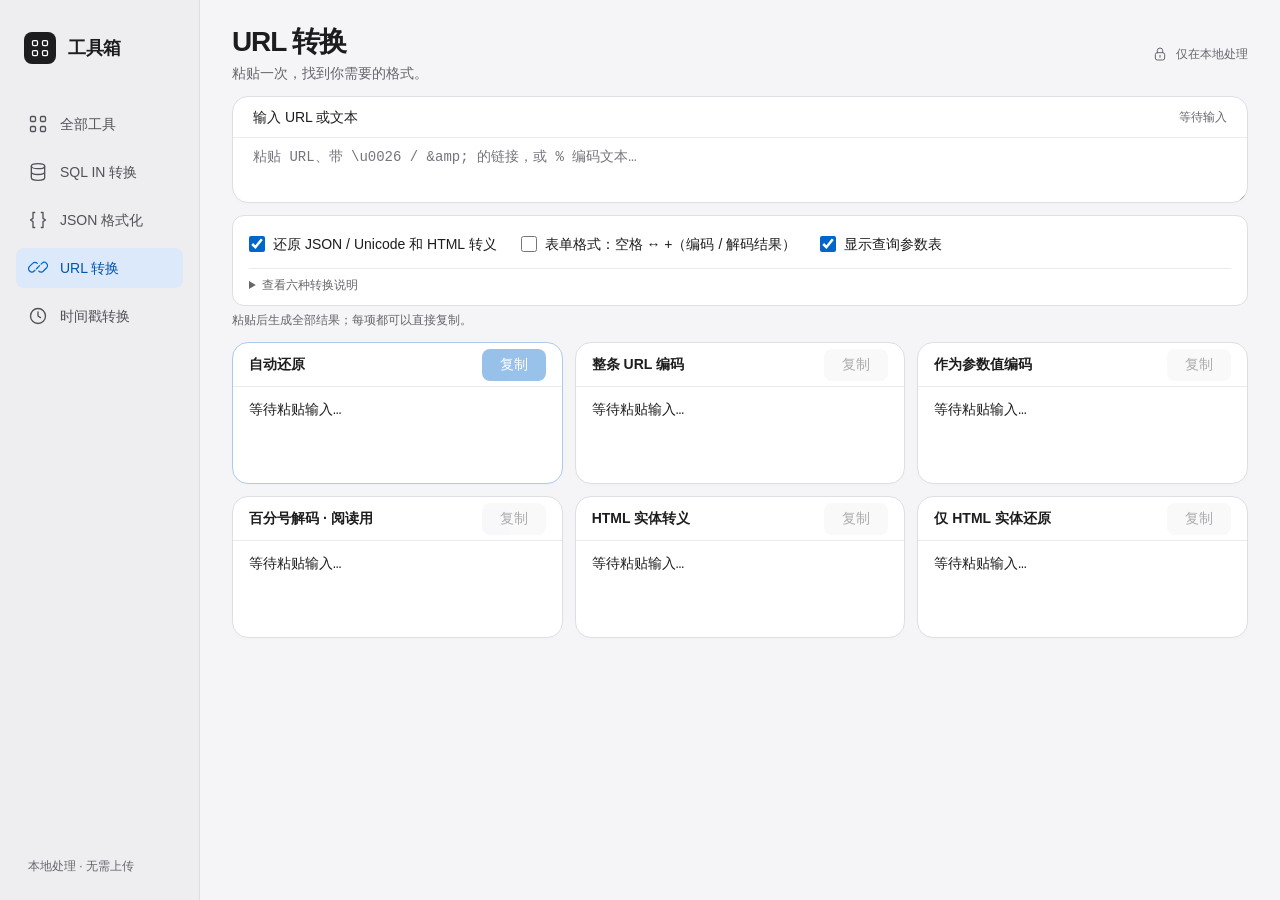
<file: url.html>
<!doctype html>
<html lang="zh-CN">
<head>
<meta charset="utf-8">
<meta name="viewport" content="width=device-width,initial-scale=1">
<title>URL 转换 · Tools</title>
<link rel="stylesheet" href="shell.css">
<link rel="stylesheet" href="apple.css">
</head>
<body class="url-page">
<div class="app">
  <nav class="side" aria-label="工具导航">
    <div class="brand"><span class="brand-mark" aria-hidden="true"><svg viewBox="0 0 24 24" fill="none" stroke="currentColor" stroke-width="1.5"><rect x="3" y="3" width="6" height="6" rx="1.5"/><rect x="15" y="3" width="6" height="6" rx="1.5"/><rect x="3" y="15" width="6" height="6" rx="1.5"/><rect x="15" y="15" width="6" height="6" rx="1.5"/></svg></span>工具箱</div>
    <div class="nav-links">
    <a href="index.html"><span class="tag" aria-hidden="true"><svg viewBox="0 0 24 24"><rect x="3" y="3" width="6" height="6" rx="1.5"/><rect x="15" y="3" width="6" height="6" rx="1.5"/><rect x="3" y="15" width="6" height="6" rx="1.5"/><rect x="15" y="15" width="6" height="6" rx="1.5"/></svg></span>全部工具</a>
    <a href="sql-in.html"><span class="tag" aria-hidden="true"><svg viewBox="0 0 24 24"><ellipse cx="12" cy="5" rx="8" ry="3"/><path d="M4 5v14c0 4 16 4 16 0V5M4 12c0 4 16 4 16 0"/></svg></span>SQL IN 转换</a>
    <a href="json.html"><span class="tag" aria-hidden="true"><svg viewBox="0 0 24 24"><path d="M8 3H6v7l-3 2 3 2v7h2M16 3h2v7l3 2-3 2v7h-2"/></svg></span>JSON 格式化</a>
    <a href="url.html" class="on" aria-current="page"><span class="tag" aria-hidden="true"><svg viewBox="0 0 24 24"><path d="m10 14 4-4M8 16l-1 1a4 4 0 0 1-6-6l4-4a4 4 0 0 1 6 0M16 8l1-1a4 4 0 0 1 6 6l-4 4a4 4 0 0 1-6 0" transform="translate(1 0) scale(.92)"/></svg></span>URL 转换</a>
    <a href="timestamp.html"><span class="tag" aria-hidden="true"><svg viewBox="0 0 24 24"><circle cx="12" cy="12" r="9"/><path d="M12 7v5l3 2"/></svg></span>时间戳转换</a>
    </div>
    <div class="foot">本地处理 · 无需上传</div>
  </nav>
  <main>
    <div class="page-heading"><div><h1>URL 转换</h1><p class="sub">粘贴一次，找到你需要的格式。</p></div><span class="local-badge"><svg viewBox="0 0 24 24" aria-hidden="true"><rect x="5" y="10" width="14" height="11" rx="3"/><path d="M8 10V7a4 4 0 0 1 8 0v3M12 14v3"/></svg>仅在本地处理</span></div>
    <section class="pane source">
      <header><label for="input">输入 URL 或文本</label><span id="state">等待输入</span></header>
      <textarea id="input" spellcheck="false" placeholder="粘贴 URL、带 \u0026 / &amp;amp; 的链接，或 % 编码文本…"></textarea>
    </section>
    <div class="utility-row">
    <section class="options" aria-label="转换选项">
      <div class="settings" role="group" aria-label="转换选项">
        <label><input type="checkbox" id="ent" checked>还原 JSON / Unicode 和 HTML 转义</label>
        <label><input type="checkbox" id="plus">表单格式：空格 ↔ +（编码 / 解码结果）</label>
        <label><input type="checkbox" id="parsed" checked>显示查询参数表</label>
      </div>
      <details class="format-help">
        <summary>查看六种转换说明</summary>
        <dl class="help" id="help"></dl>
      </details>
    </section>
    <p class="notice" id="notice">粘贴后生成全部结果；每项都可以直接复制。</p>
    </div>
    <div class="results" id="results"></div>
    <span class="status" id="status" role="status" aria-live="polite"></span>
    <details class="q" id="qbox" hidden>
      <summary id="qtitle">查询参数</summary>
      <div id="qbody"></div>
    </details>
  </main>
</div>
<script>
const $ = id => document.getElementById(id);
const input = $('input'), state = $('state'), status = $('status');
const HTML = { '&': '&amp;', '<': '&lt;', '>': '&gt;', '"': '&quot;', "'": '&#39;' };
const unHTML = { amp: '&', lt: '<', gt: '>', quot: '"', '#39': "'", apos: "'", nbsp: '\u00a0' };
const esc = s => String(s).replace(/[&<>"']/g, c => HTML[c]);

function decodeEntities(s) {
  return s.replace(/&(#x[0-9a-f]+|#\d+|[a-z]+);/gi, (m, body) => {
    if (body[0] !== '#') return Object.hasOwn(unHTML, body.toLowerCase()) ? unHTML[body.toLowerCase()] : m;
    const hex = /^#x/i.test(body);
    const n = parseInt(body.slice(hex ? 2 : 1), hex ? 16 : 10);
    return n > 0 && n <= 0x10FFFF && !(n >= 0xD800 && n <= 0xDFFF) ? String.fromCodePoint(n) : m;
  });
}

// 每次只还原一层文本转义；不递归展开参数值。
function restoreText(s, steps) {
  const before = s;
  if (s.startsWith('"') && s.endsWith('"')) {
    try { const value = JSON.parse(s); if (typeof value === 'string') s = value; } catch { /* 保留不完整 JSON */ }
  } else {
    s = s.replace(/\\(?:u([0-9a-f]{4})|([\\/]))/gi, (m, hex, slash) => hex ? String.fromCharCode(parseInt(hex, 16)) : slash);
  }
  if (s !== before) steps.push('JSON / Unicode 转义已还原');
  const decoded = decodeEntities(s);
  if (decoded !== s) steps.push('HTML 实体已还原');
  return decoded;
}

const isURL = s => /^(?:[a-z][a-z0-9+.-]*:\/\/|\/\/|[/?#])/i.test(s);
const isQuery = s => /^[^\s=&?#]+=[\s\S]*/.test(s);
const encodedURL = s => /^(?:https?%|%2f|%3f|%23|%25(?:2f|3f|23))/i.test(s);

function normalize(raw, restore = true) {
  const steps = [];
  let text = raw.trim();
  if (restore) text = restoreText(text, steps);
  // 仅剥离整条链接外面的百分号编码。识别到 URL / query 后立即停止，
  // 保留值内的 %26、%3D、%23、%2B、%25，避免改写参数边界或签名。
  for (let depth = 0; depth < 3 && !isURL(text) && !isQuery(text) && /%[0-9a-f]{2}/i.test(text); depth++) {
    let decoded;
    try { decoded = decodeURIComponent(text); }
    catch { steps.push('百分号编码不完整或不是有效 UTF-8，已保留原文'); break; }
    const whole = encodedURL(text) || isURL(decoded) || isQuery(decoded);
    if (depth > 0 && !whole) break;
    text = decoded;
    steps.push(whole ? '整条链接已解码一层' : '百分号文本已解码一层');
    if (restore) text = restoreText(text, steps);
    if (!whole) break;
  }
  return { text, steps };
}

// 保留已有的合法 %XX，避免整条 URL 编码时把 %26 变成 %2526。
function encodeURL(s) {
  return s.split(/(%[0-9a-f]{2})/gi).map(part => /^%[0-9a-f]{2}$/i.test(part) ? part : encodeURI(part)).join('');
}

const formats = [
  ['normal', '自动还原', '还原复制时的转义；保留 URL 参数值内的 % 编码与 +。'],
  ['uri', '整条 URL 编码', '保留 : / ? & = # 等结构；编码空格和中文，保留已有 %XX。'],
  ['component', '作为参数值编码', '把整个结果放进另一个链接的参数值时使用。'],
  ['decode', '百分号解码 · 阅读用', '展开所有 %XX；可能改变参数边界，请勿直接替换原链接。'],
  ['html', 'HTML 实体转义', '将原始输入中的 & < > 和引号转成实体，用于 HTML。'],
  ['htmlDecode', '仅 HTML 实体还原', '只处理原始输入中的 &amp; / &#38; 等实体。'],
];
$('results').innerHTML = formats.map(([id, title, hint]) => '<section class="pane result">'
  + '<header><h2 title="' + esc(hint) + '">' + esc(title) + '</h2><button class="ghost" id="copy-' + id + '" aria-label="复制' + esc(title) + '" disabled>复制</button></header>'
  + '<pre class="out" id="out-' + id + '" tabindex="0" aria-label="' + esc(title) + '结果" aria-describedby="help-' + id + '">等待粘贴输入…</pre></section>').join('');
$('help').innerHTML = formats.map(([id, title, hint]) => '<dt>' + esc(title) + '</dt><dd id="help-' + id + '">' + esc(hint) + '</dd>').join('');

function convert() {
  const raw = input.value;
  const normalized = normalize(raw, $('ent').checked);
  const src = normalized.text;
  const plus = $('plus').checked;
  const conversions = {
    normal: () => src,
    uri: () => { const s = encodeURL(src); return plus ? s.replace(/%20/g, '+') : s; },
    component: () => { const s = encodeURIComponent(src); return plus ? s.replace(/%20/g, '+') : s; },
    decode: () => decodeURIComponent(plus ? src.replace(/\+/g, ' ') : src),
    html: () => esc(raw.trim()),
    htmlDecode: () => decodeEntities(raw.trim()),
  };
  state.textContent = src ? raw.length + ' 字符 · 6 种结果' : '等待输入';
  status.className = 'status'; status.textContent = '';
  $('notice').textContent = !src ? '粘贴后生成全部结果；每项都可以直接复制。'
    : normalized.steps.length ? [...new Set(normalized.steps)].join('；')
    : isURL(src) || isQuery(src) ? '已识别 URL / 查询参数，自动还原结果保留现有参数编码。'
    : '未发现需要还原的转义，原文已保留；请按用途复制下方结果。';
  for (const [id] of formats) {
    const out = $('out-' + id), button = $('copy-' + id);
    out.className = 'out'; button.disabled = !src; button.textContent = '复制';
    button.title = src ? '复制此结果' : '请先粘贴输入';
    try { out.textContent = src ? conversions[id]() : '等待粘贴输入…'; }
    catch {
      out.textContent = '无法转换：请检查 %XX 是否完整、是否为有效 UTF-8，以及 Unicode 字符是否完整。其他结果仍可复制。';
      out.className = 'out error'; button.disabled = true; button.title = '请先修正编码错误';
    }
  }
  const p = src && $('parsed').checked ? parseURL(src) : null;
  $('qbox').hidden = !p;
  if (p) renderQuery(p);
}

// 参数表只读取自动还原结果；先分隔参数，再解码各个值。
function parseURL(s) {
  try {
    let u = null, qs = '', where = 'query';
    if (isQuery(s)) { qs = s; where = 'raw'; }
    else if (isURL(s) || /[/?#]/.test(s)) {
      u = new URL(s, 'https://url-tool.invalid/');
      qs = u.search.slice(1);
      if (!qs) {
        const hi = u.hash.indexOf('?');
        if (hi >= 0) { qs = u.hash.slice(hi + 1); where = 'hash'; }
      }
    }
    const params = [...new URLSearchParams(qs)];
    if (!params.length) return null;
    return { params, where };
  } catch { return null; }
}

function renderQuery(p) {
  const location = p.where === 'hash' ? ' · # 路由内' : p.where === 'raw' ? ' · 裸 query' : '';
  $('qtitle').textContent = p.params.length + ' 个查询参数' + location + '（值按表单规则解码，+ 显示为空格）';
  $('qbody').innerHTML = '<table><thead><tr><th scope="col">参数</th><th scope="col">值</th></tr></thead><tbody>'
    + p.params.map(([k, v]) => '<tr><td>' + esc(k) + '</td><td>' + esc(v) + '</td></tr>').join('') + '</tbody></table>';
}

for (const [id, title] of formats) {
  $('copy-' + id).addEventListener('click', async () => {
    const text = $('out-' + id).textContent;
    try {
      try { await navigator.clipboard.writeText(text); }
      catch {
        const area = document.createElement('textarea');
        area.value = text; area.style.position = 'fixed'; area.style.opacity = '0';
        document.body.append(area); area.select();
        try { if (!document.execCommand('copy')) throw new Error('copy failed'); }
        finally { area.remove(); $('copy-' + id).focus(); }
      }
      for (const [other] of formats) $('copy-' + other).textContent = '复制';
      $('copy-' + id).textContent = '已复制';
      status.className = 'status on'; status.textContent = '已复制：' + title;
    } catch {
      status.className = 'status on err'; status.textContent = '复制失败，请选中对应结果后手动复制。';
    }
  });
}
input.addEventListener('input', convert);
for (const id of ['ent', 'plus', 'parsed']) $(id).addEventListener('change', convert);
convert();
</script>
</body>
</html>
</file>
<file: shell.css>
:root{
  --bg:#0e1116; --panel:#141a22; --line:#232c38; --ink:#dde5ef; --dim:#6d7c8f;
  --accent:#ff7a45; --accent2:#4dd4ac; --err:#ff6b6b;
}
*{box-sizing:border-box}
body{
  margin:0; background:
    radial-gradient(1100px 600px at 85% -10%, #1b2733 0%, transparent 60%),
    radial-gradient(800px 500px at 0% 100%, #1a2028 0%, transparent 55%), var(--bg);
  background-attachment:fixed;
  color:var(--ink);
  font:14px/1.6 "Cascadia Code", ui-monospace, Consolas, monospace;
}
a{color:inherit; text-decoration:none}
.app{display:flex; align-items:stretch; min-height:100vh}

/* 左侧工具切换栏 */
.side{
  flex:0 0 208px; position:sticky; top:0; max-height:100vh; align-self:flex-start;
  padding:26px 14px; display:flex; flex-direction:column; gap:4px;
  border-right:1px solid var(--line); background:rgba(18,23,30,.6);
}
.brand{font-size:11px; letter-spacing:.2em; text-transform:uppercase; color:var(--dim); padding:0 10px 18px}
.brand b{color:var(--accent); font-weight:600}
.side a{padding:9px 11px; border-radius:8px; color:var(--dim); font-size:13px; border:1px solid transparent; transition:.15s; white-space:nowrap}
.side a:hover{color:var(--ink); background:#1a222c}
.side a.on{color:var(--ink); background:#1c2530; border-color:var(--line); box-shadow:inset 2px 0 0 var(--accent)}
.side a .tag{display:inline-block; min-width:28px; color:var(--accent2); font-size:11px}
.side a.on .tag{color:var(--accent)}
.side .foot{margin-top:auto; padding:16px 10px 0; color:#4a5866; font-size:11px; line-height:1.8}

/* 主区 */
main{flex:1; min-width:0; padding:38px 26px 60px; display:flex; flex-direction:column; align-items:center}
h1{font-size:20px; letter-spacing:.18em; text-transform:uppercase; margin:0 0 4px; font-weight:600}
h1 span{color:var(--accent)}
.sub{color:var(--dim); font-size:12px; letter-spacing:.06em; margin-bottom:24px; text-align:center}

.wrap{width:100%; max-width:1180px; display:grid; grid-template-columns:1fr 1fr; gap:16px}
@media(max-width:900px){.wrap{grid-template-columns:1fr}}
.pane{
  background:var(--panel); border:1px solid var(--line); border-radius:10px;
  display:flex; flex-direction:column; overflow:hidden;
  box-shadow:0 18px 40px -28px #000;
}
.pane header{
  padding:9px 12px; border-bottom:1px solid var(--line);
  font-size:11px; letter-spacing:.14em; text-transform:uppercase; color:var(--dim);
  display:flex; justify-content:space-between; align-items:center; gap:10px;
}
.pane header b{color:var(--accent2); font-weight:500; letter-spacing:.06em}
textarea{
  flex:1; min-height:300px; resize:vertical; border:0; outline:0; padding:14px;
  background:transparent; color:var(--ink); font:inherit; line-height:1.7; tab-size:2;
}
textarea::placeholder{color:#3f4c5c}
.out{white-space:pre-wrap; word-break:break-all; padding:14px; min-height:300px; margin:0; overflow:auto; flex:1}
.out em{color:var(--dim); font-style:normal}

.bar{
  display:flex; flex-wrap:wrap; gap:10px 18px; align-items:center;
  margin:18px 0 14px; padding:14px 16px; width:100%; max-width:1180px;
  background:var(--panel); border:1px solid var(--line); border-radius:10px;
}
label{display:flex; align-items:center; gap:7px; color:var(--dim); font-size:12px; cursor:pointer; user-select:none}
select,input[type=text]{
  background:#0b0f14; color:var(--ink); border:1px solid var(--line); border-radius:5px;
  padding:5px 8px; font:inherit; font-size:12px; outline:0;
}
select:focus,input[type=text]:focus{border-color:var(--accent)}
input[type=checkbox]{accent-color:var(--accent); width:15px; height:15px}
button{
  background:var(--accent); color:#12070a; border:0; border-radius:5px;
  padding:7px 16px; font:inherit; font-weight:600; cursor:pointer;
  transition:filter .15s, transform .1s;
}
button:hover{filter:brightness(1.12)}
button:active{transform:translateY(1px)}
button.ghost{background:transparent; color:var(--dim); border:1px solid var(--line)}
button.ghost:hover{color:var(--ink); border-color:var(--accent)}

.status{color:var(--accent2); font-size:12px; opacity:0; transition:opacity .25s; min-height:18px; margin-top:12px}
.status.on{opacity:1}
.err{color:var(--err)}

/* 首页卡片 */
.grid{width:100%; max-width:1180px; display:grid; grid-template-columns:repeat(auto-fill,minmax(280px,1fr)); gap:16px}
.card{
  background:var(--panel); border:1px solid var(--line); border-radius:10px;
  padding:18px; transition:.16s; display:flex; flex-direction:column; gap:8px;
}
.card:hover{border-color:var(--accent); transform:translateY(-2px)}
.card .k{color:var(--accent); font-size:11px; letter-spacing:.16em}
.card .t{font-size:15px; font-weight:600}
.card .d{font-size:12px; color:var(--dim); line-height:1.8}

@media(max-width:760px){
  .app{flex-direction:column}
  .side{
    position:static; flex:none; width:100%; max-height:none; flex-direction:row;
    flex-wrap:wrap; align-items:center; gap:6px; padding:12px;
    border-right:0; border-bottom:1px solid var(--line);
  }
  .brand{padding:0 8px 0 4px}
  .side .foot{display:none}
  main{padding:24px 14px 40px}
}
</file>
<file: apple.css>
/* Shared local preview skin. No external fonts or assets. */
:root{
  color-scheme:light;
  --bg:#f5f5f7;--panel:#fff;--line:#dedee3;--ink:#1d1d1f;--dim:#65656b;
  --accent:#0066cc;--accent2:var(--accent);--err:#b42318;
  --mono:ui-monospace,"SFMono-Regular",Consolas,"Liberation Mono","PingFang SC","Microsoft YaHei UI",monospace;
}
body{background:var(--bg);font:14px/1.5 -apple-system,BlinkMacSystemFont,"Segoe UI","PingFang SC","Microsoft YaHei",sans-serif}
.app{min-height:100dvh}
.side{flex:0 0 200px;height:100dvh;max-height:none;padding:32px 16px 24px;gap:8px;background:#eeeef1;border-color:#dddde2}
.brand{display:flex;align-items:center;gap:12px;padding:0 8px 32px;font-size:18px;font-weight:600;letter-spacing:-.02em;color:var(--ink);text-transform:none}
.brand-mark{display:grid;place-items:center;width:32px;height:32px;background:var(--ink);color:white;border-radius:8px}
.brand-mark svg{width:20px;height:20px}
.side a{display:flex;align-items:center;gap:12px;min-height:40px;padding:8px 12px;border:0;border-radius:8px;font-size:14px;font-weight:500;color:#515157;transition:opacity .15s ease-out}
.side a:hover{background:#e3e3e8;color:var(--ink)}
.side a.on{background:#dce9fa;color:#0054ae;box-shadow:none}
.side a:active{opacity:.7}
.nav-links{display:flex;flex-direction:column;gap:8px}
.side a .tag{display:flex;align-items:center;min-width:20px;width:20px;height:20px;color:inherit}
.tag svg{width:20px;height:20px;fill:none;stroke:currentColor;stroke-width:1.6;stroke-linecap:round;stroke-linejoin:round}
.side .foot{padding:24px 12px 0;font-size:12px;line-height:1.7;color:var(--dim)}
main{width:100%;max-width:1328px;margin:0 auto;padding:32px;gap:16px;align-items:stretch}
.page-heading{display:flex;justify-content:space-between;align-items:center;gap:24px;min-height:64px;margin-bottom:8px}
h1{font-size:28px;line-height:1.25;font-weight:600;letter-spacing:-.04em;text-transform:none;margin:0 0 8px}
h1 span{color:inherit}
.sub{margin:0;font-size:14px;letter-spacing:0;color:var(--dim);text-align:left;line-height:1.5}
.local-badge{display:inline-flex;align-items:center;gap:8px;font-size:12px;color:var(--dim);white-space:nowrap}
.local-badge svg{width:16px;height:16px;fill:none;stroke:currentColor;stroke-width:1.5;stroke-linecap:round;stroke-linejoin:round}
.bar,.source,.results,.q,.options,.notice,.wrap{width:100%;max-width:none}
.bar{margin:0;padding:16px;background:var(--panel);border:1px solid var(--line);border-radius:16px;gap:16px 24px}
label{min-height:32px;gap:8px;font-size:14px;color:var(--ink);font-weight:400}
input[type=checkbox]{width:16px;height:16px;margin:0;accent-color:var(--accent)}
select{font:inherit;color:var(--ink);background:#f5f5f7;min-height:36px;padding:4px 32px 4px 12px;border:1px solid var(--line);border-radius:8px;max-width:100%}
input[type=text]{font:inherit;color:var(--ink);background:#f5f5f7;min-height:36px;padding:4px 12px;border:1px solid var(--line);border-radius:8px;max-width:100%}
select:disabled{opacity:.5;cursor:not-allowed}
.quote-options{display:flex;align-items:center;gap:12px;color:var(--dim)}
.segments{display:flex;padding:4px;gap:4px;background:#ededf0;border-radius:8px}
.segments label{position:relative;min-width:80px;justify-content:center;min-height:32px;padding:4px 12px;border-radius:4px;color:#515157;cursor:pointer}
.segments label:hover{color:var(--ink)}
.segments label:has(:checked){background:white;color:var(--ink);box-shadow:0 1px 3px #00000014;font-weight:500}
.segments input{position:absolute;opacity:0;width:1px;height:1px}
.segments label:has(:focus-visible){outline:2px solid var(--accent);outline-offset:2px}
.segments label:active{opacity:.7}
.sql-settings{display:flex;flex-direction:column;align-items:stretch;gap:12px}
.settings-row{display:flex;align-items:center;flex-wrap:wrap;gap:8px 24px}
.settings-row + .settings-row{border-top:1px solid #ebebee;padding-top:12px}
.settings-row label{flex-wrap:wrap}
summary{min-height:36px;line-height:36px;color:var(--dim);font-size:14px;cursor:pointer}
summary:hover{color:var(--ink)}summary:active{opacity:.7}
.wrap{gap:16px;grid-template-columns:repeat(2,minmax(0,1fr))}
.pane{min-width:0;border:1px solid var(--line);border-radius:16px;background:var(--panel);box-shadow:0 2px 4px #00000003;overflow:hidden}
.pane header{min-height:56px;padding:12px 20px;gap:12px;border-bottom:1px solid #ebebee;color:var(--ink);font-size:14px;font-weight:500;letter-spacing:0;text-transform:none}
.pane header h2{font:inherit;margin:0;font-weight:600}
.pane header b,.pane header #state{color:var(--dim);font-size:12px;font-weight:400;letter-spacing:0}
.pane header #state.err{color:var(--err)}
textarea,.out{padding:20px;font:14px/1.7 var(--mono);color:var(--ink);tab-size:2;min-width:0}
textarea{resize:vertical;background:transparent;border:0}
textarea::placeholder{color:#74747c;opacity:1}
.out{white-space:pre-wrap;overflow-wrap:anywhere;word-break:break-word;margin:0;overflow:auto}
.out em{font-family:-apple-system,BlinkMacSystemFont,"Segoe UI","Microsoft YaHei",sans-serif;font-style:normal;color:var(--dim)}
.sql-page .wrap textarea,.sql-page .wrap .out{height:clamp(200px,calc(100dvh - 380px),560px);min-height:200px;flex:none}
.json-page .wrap textarea,.json-page .wrap .out,.time-page .wrap textarea,.time-page .wrap .out{height:clamp(240px,calc(100dvh - 340px),560px);min-height:240px;flex:none}
.note{margin:0;color:var(--dim);font-size:12px;line-height:1.6}
.home-page .grid{display:grid;grid-template-columns:repeat(2,minmax(0,1fr));gap:20px;width:100%;max-width:none}
.tool-card{display:flex;flex-direction:column;gap:16px;min-height:224px;padding:24px;border:1px solid var(--line);border-radius:16px;background:var(--panel);transition:transform .15s ease-out}
.tool-card:hover{border-color:#aacbee;transform:translateY(-2px)}
.tool-card:active{transform:translateY(0)}
.tool-icon{display:grid;place-items:center;width:40px;height:40px;background:#edf4fc;color:var(--accent);border-radius:12px}
.tool-icon svg{width:24px;height:24px;fill:none;stroke:currentColor;stroke-width:1.6;stroke-linecap:round;stroke-linejoin:round}
.tool-card h2{margin:0;font-size:18px;font-weight:600;line-height:1.4;letter-spacing:-.02em}
.tool-card p{margin:0;max-width:36em;color:var(--dim);font-size:14px;line-height:1.6}
.tool-card .card-action{display:flex;justify-content:space-between;margin-top:auto;color:var(--accent);font-size:14px;font-weight:500}
button{min-height:32px;min-width:64px;padding:4px 16px;font:500 14px/1.5 -apple-system,BlinkMacSystemFont,"Segoe UI","Microsoft YaHei",sans-serif;border-radius:8px;background:var(--accent);color:white;border:1px solid transparent;transition:opacity .15s ease-out,transform .1s ease-out}
button:hover{filter:none;opacity:.85}button:active{transform:scale(.98)}
button.ghost{background:#f0f0f3;color:#303036;border-color:transparent}
button.ghost:hover{background:#e7e7ec;border-color:transparent;color:var(--ink)}
button:disabled{opacity:.4;cursor:not-allowed;transform:none;filter:none}
.primary-copy,#copy-normal{background:var(--accent);color:white}
#copy-normal:hover{background:#005bb5;color:white}
:focus-visible{outline:3px solid #0071e36b;outline-offset:3px}
textarea:focus-visible,.out:focus-visible{outline:2px solid #0071e36b;outline-offset:-4px}
.status{position:fixed;bottom:24px;left:50%;transform:translateX(-50%);z-index:5;max-width:calc(100vw - 32px);padding:12px 20px;margin:0;min-height:0;pointer-events:none;color:var(--ink);background:#ffffffed;border:1px solid var(--line);box-shadow:0 4px 20px #0000000d;border-radius:12px;font-size:14px;transition:opacity .15s ease-out}
.status.err,.out.error{color:var(--err)}
.url-page main{gap:12px;padding:24px 32px}
.url-page .page-heading{min-height:56px;margin:0}
.url-page h1{margin-bottom:4px}
.source textarea{height:64px;min-height:64px;padding:8px 20px;flex:none}
.source header{min-height:40px;padding:4px 20px}
.source header label{font-weight:500}
.utility-row{display:flex;flex-direction:column;align-items:stretch;gap:4px;position:relative}
.options{min-width:0;border:1px solid var(--line);padding:4px 16px;background:white;border-radius:12px}
.options summary{min-height:32px;line-height:32px;white-space:nowrap}
.format-help{border-top:1px solid #ebebee}
.format-help > summary{font-size:12px}
.settings{display:flex;flex-wrap:wrap;gap:8px 24px;padding:8px 0}
.help{display:grid;grid-template-columns:max-content 1fr;gap:8px 16px;margin:0;padding:8px 0;font-size:14px}
.help dt{font-weight:500}.help dd{margin:0;color:var(--dim)}
.notice{margin:0;color:var(--dim);font-size:12px;line-height:20px;text-align:left;overflow-wrap:anywhere}
.results{display:grid;grid-template-columns:repeat(3,minmax(0,1fr));gap:12px}
.result header{min-height:44px;padding:4px 16px;gap:8px}
.result header h2{font-size:14px}
.result:first-child{border-color:#aacbee}
.result .out{height:96px;min-height:0;padding:12px 16px;flex:none;font-size:14px;line-height:1.6}
.q{padding:0 16px;border:1px solid var(--line);border-radius:12px;background:#ffffff80}
.q summary{font-size:12px;overflow-wrap:anywhere}
#qbody{max-height:240px;overflow:auto;margin-bottom:12px}
.q table{width:100%;border-collapse:collapse;background:var(--panel);font:14px/1.5 var(--mono)}
.q th,.q td{padding:8px 16px;border-bottom:1px solid var(--line);text-align:left;overflow-wrap:anywhere}
.q th{font-family:inherit;color:var(--dim);font-weight:400}.q td:first-child{width:20%}
@media(min-width:761px) and (max-height:760px){
  main{padding:24px;gap:12px}.page-heading{min-height:56px;margin-bottom:0}
  .sql-page .wrap textarea,.sql-page .wrap .out{height:calc(100dvh - 336px)}
}
@media(max-width:1199px){.results{grid-template-columns:repeat(2,minmax(0,1fr))}.side{flex-basis:184px}.bar{gap:12px 16px}}
@media(max-width:900px){.wrap{grid-template-columns:1fr}.sql-page .wrap textarea,.sql-page .wrap .out,.json-page .wrap textarea,.json-page .wrap .out,.time-page .wrap textarea,.time-page .wrap .out{height:240px}}
@media(max-width:760px){
  body{font-size:15px}.app{display:block}
  .side{height:auto;max-height:none;width:100%;position:static;padding:12px 16px;display:flex;flex-direction:row;flex-wrap:wrap;gap:4px;border-right:0;border-bottom:1px solid var(--line)}
  .brand{width:100%;padding:0 4px 12px;font-size:18px}.side a{font-size:14px;min-height:44px;padding:8px;gap:8px}.side .foot{display:none}
  .nav-links{flex-direction:row;gap:4px;width:100%;overflow-x:auto;padding:4px 0}.nav-links a{flex-shrink:0}
  main,.url-page main{padding:24px 16px;gap:16px}.page-heading{align-items:flex-start;gap:12px}.local-badge{display:none}
  h1{font-size:28px}.sub{font-size:14px}.bar{padding:12px;gap:12px;align-items:flex-start}
  .quote-options{width:100%;flex-wrap:wrap;gap:8px}.segments{flex:1}.segments label{min-width:0;flex:1;padding:4px 8px}
  label,button,summary,.options summary{min-height:44px}summary,.options summary{line-height:44px}
  select,input[type=text]{min-height:44px}.bar label{flex-wrap:wrap;max-width:100%}
  .home-page .grid{grid-template-columns:1fr;gap:16px}.tool-card{min-height:208px;padding:24px}.tool-card p{font-size:15px}
  textarea,.out,.result .out,.source textarea{font-size:15px}.pane header{padding:8px 16px;min-height:56px}
  .source textarea{height:112px}.results{grid-template-columns:1fr}.result .out{height:112px}
  .result header{flex-wrap:wrap}.utility-row{flex-direction:column;gap:4px}.notice{font-size:12px;line-height:1.5;text-align:left}
  .help{grid-template-columns:1fr}.help dt{margin-top:8px}.help dd{font-size:15px}
  .status{bottom:16px}
}
@media(prefers-reduced-motion:reduce){*,*::before,*::after{transition:none!important}}
</file>
